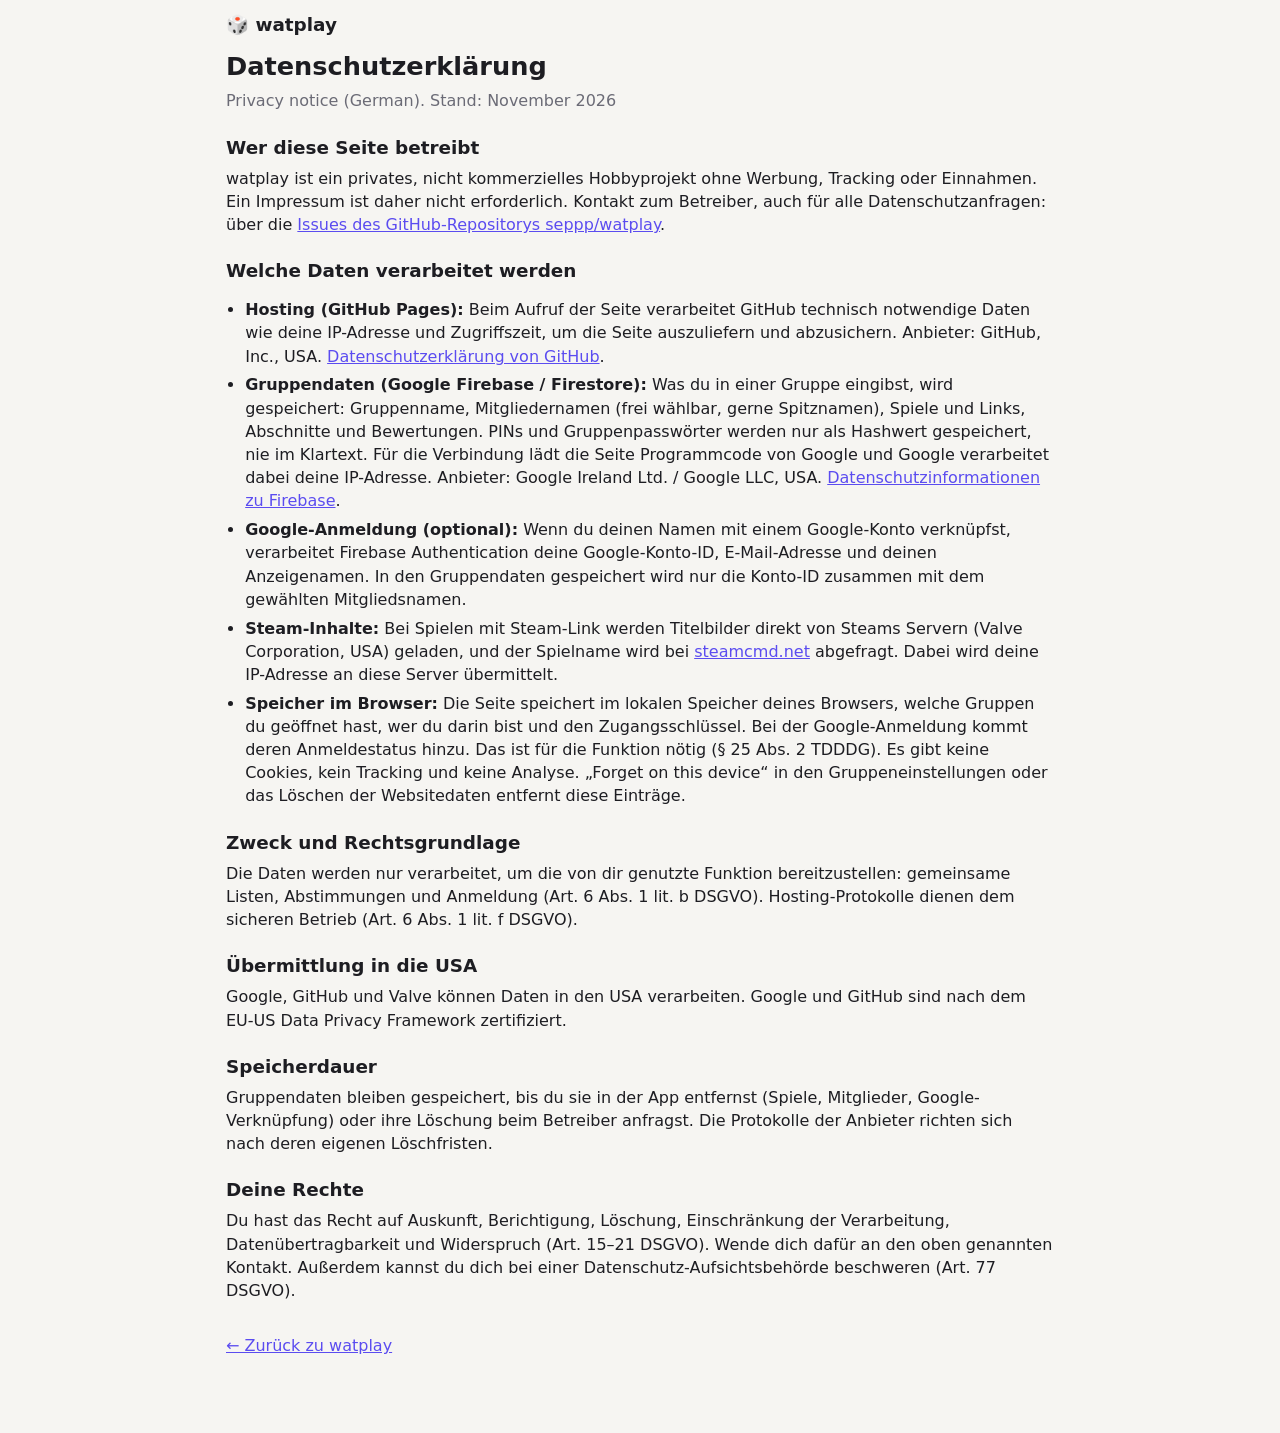
<file: privacy.html>
<!doctype html>
<html lang="de">
  <head>
    <meta charset="utf-8" />
    <meta name="viewport" content="width=device-width, initial-scale=1" />
    <title>Datenschutz · watplay</title>
    <link rel="icon" href="data:image/svg+xml,<svg xmlns='http://www.w3.org/2000/svg' viewBox='0 0 100 100'><text y='.9em' font-size='90'>🎲</text></svg>" />
    <link rel="stylesheet" href="styles.css" />
    <style>
      .legal h2 { margin-top: 1.5rem; }
      .legal ul { padding-left: 1.2rem; }
      .legal li { margin-bottom: 0.35rem; }
    </style>
  </head>
  <body>
    <header class="topbar">
      <a class="brand" href="./">🎲 watplay</a>
    </header>
    <main class="legal">
      <h1>Datenschutzerklärung</h1>
      <p class="muted">Privacy notice (German). Stand: November 2026</p>

      <h2>Wer diese Seite betreibt</h2>
      <p>
        watplay ist ein privates, nicht kommerzielles Hobbyprojekt ohne Werbung, Tracking oder Einnahmen. Ein Impressum ist
        daher nicht erforderlich. Kontakt zum Betreiber, auch für alle Datenschutzanfragen: über die
        <a href="https://github.com/seppp/watplay/issues">Issues des GitHub-Repositorys seppp/watplay</a>.
      </p>

      <h2>Welche Daten verarbeitet werden</h2>
      <ul>
        <li>
          <strong>Hosting (GitHub Pages):</strong> Beim Aufruf der Seite verarbeitet GitHub technisch notwendige Daten wie
          deine IP-Adresse und Zugriffszeit, um die Seite auszuliefern und abzusichern. Anbieter: GitHub, Inc., USA.
          <a href="https://docs.github.com/de/site-policy/privacy-policies/github-general-privacy-statement">Datenschutzerklärung von GitHub</a>.
        </li>
        <li>
          <strong>Gruppendaten (Google Firebase / Firestore):</strong> Was du in einer Gruppe eingibst, wird gespeichert:
          Gruppenname, Mitgliedernamen (frei wählbar, gerne Spitznamen), Spiele und Links, Abschnitte und Bewertungen.
          PINs und Gruppenpasswörter werden nur als Hashwert gespeichert, nie im Klartext. Für die Verbindung lädt die Seite
          Programmcode von Google und Google verarbeitet dabei deine IP-Adresse. Anbieter: Google Ireland Ltd. / Google LLC, USA.
          <a href="https://firebase.google.com/support/privacy">Datenschutzinformationen zu Firebase</a>.
        </li>
        <li>
          <strong>Google-Anmeldung (optional):</strong> Wenn du deinen Namen mit einem Google-Konto verknüpfst, verarbeitet
          Firebase Authentication deine Google-Konto-ID, E-Mail-Adresse und deinen Anzeigenamen. In den Gruppendaten
          gespeichert wird nur die Konto-ID zusammen mit dem gewählten Mitgliedsnamen.
        </li>
        <li>
          <strong>Steam-Inhalte:</strong> Bei Spielen mit Steam-Link werden Titelbilder direkt von Steams Servern (Valve
          Corporation, USA) geladen, und der Spielname wird bei <a href="https://www.steamcmd.net/">steamcmd.net</a>
          abgefragt. Dabei wird deine IP-Adresse an diese Server übermittelt.
        </li>
        <li>
          <strong>Speicher im Browser:</strong> Die Seite speichert im lokalen Speicher deines Browsers, welche Gruppen du
          geöffnet hast, wer du darin bist und den Zugangsschlüssel. Bei der Google-Anmeldung kommt deren Anmeldestatus
          hinzu. Das ist für die Funktion nötig (§ 25 Abs. 2 TDDDG). Es gibt keine Cookies, kein Tracking und keine Analyse.
          „Forget on this device“ in den Gruppeneinstellungen oder das Löschen der Websitedaten entfernt diese Einträge.
        </li>
      </ul>

      <h2>Zweck und Rechtsgrundlage</h2>
      <p>
        Die Daten werden nur verarbeitet, um die von dir genutzte Funktion bereitzustellen: gemeinsame Listen, Abstimmungen
        und Anmeldung (Art. 6 Abs. 1 lit. b DSGVO). Hosting-Protokolle dienen dem sicheren Betrieb (Art. 6 Abs. 1 lit. f
        DSGVO).
      </p>

      <h2>Übermittlung in die USA</h2>
      <p>
        Google, GitHub und Valve können Daten in den USA verarbeiten. Google und GitHub sind nach dem EU-US Data Privacy
        Framework zertifiziert.
      </p>

      <h2>Speicherdauer</h2>
      <p>
        Gruppendaten bleiben gespeichert, bis du sie in der App entfernst (Spiele, Mitglieder, Google-Verknüpfung) oder ihre
        Löschung beim Betreiber anfragst. Die Protokolle der Anbieter richten sich nach deren eigenen Löschfristen.
      </p>

      <h2>Deine Rechte</h2>
      <p>
        Du hast das Recht auf Auskunft, Berichtigung, Löschung, Einschränkung der Verarbeitung, Datenübertragbarkeit und
        Widerspruch (Art. 15–21 DSGVO). Wende dich dafür an den oben genannten Kontakt. Außerdem kannst du dich bei einer
        Datenschutz-Aufsichtsbehörde beschweren (Art. 77 DSGVO).
      </p>

      <p style="margin-top:2rem"><a href="./">← Zurück zu watplay</a></p>
    </main>
  </body>
</html>
</file>
<file: styles.css>
:root {
  --bg: #f6f5f2;
  --panel: #ffffff;
  --text: #1d1d22;
  --muted: #6b6b76;
  --line: #e3e1dc;
  --accent: #5b4cf0;
  --accent-text: #ffffff;
  --accent-soft: #ecebff;
  --good: #1f8f5a;
  --danger: #c23b3b;
  --radius: 12px;
  --shadow: 0 1px 2px rgb(0 0 0 / 6%), 0 2px 8px rgb(0 0 0 / 4%);
  color-scheme: light;
}
@media (prefers-color-scheme: dark) {
  :root {
    --bg: #131318;
    --panel: #1d1d24;
    --text: #ececf1;
    --muted: #9b9ba8;
    --line: #2e2e38;
    --accent: #8f84ff;
    --accent-text: #0f0f14;
    --accent-soft: #2a2747;
    --good: #4cc38a;
    --danger: #ff7070;
    --shadow: none;
    color-scheme: dark;
  }
}

* { box-sizing: border-box; }
html { -webkit-text-size-adjust: 100%; }
body {
  margin: 0;
  background: var(--bg);
  color: var(--text);
  font: 16px/1.45 system-ui, -apple-system, "Segoe UI", Roboto, sans-serif;
}
a { color: var(--accent); }
h1, h2, h3 { line-height: 1.2; margin: 0 0 0.5rem; }
h1 { font-size: 1.6rem; }
h2 { font-size: 1.15rem; }
p { margin: 0 0 0.75rem; }
.muted { color: var(--muted); }
.small { font-size: 0.85rem; }
[hidden] { display: none !important; }

.topbar {
  display: flex;
  align-items: center;
  gap: 0.75rem;
  padding: 0.75rem 16px;
  max-width: 860px;
  margin: 0 auto;
}
.brand { font-weight: 700; font-size: 1.15rem; color: var(--text); text-decoration: none; }
.badge {
  font-size: 0.75rem;
  padding: 0.15rem 0.5rem;
  border-radius: 999px;
  background: var(--accent-soft);
  color: var(--accent);
}
main { max-width: 860px; margin: 0 auto; padding: 0 16px 4rem; }

.panel {
  background: var(--panel);
  border: 1px solid var(--line);
  border-radius: var(--radius);
  padding: 1rem;
  margin-bottom: 1rem;
  box-shadow: var(--shadow);
}
.grid2 { display: grid; gap: 1rem; grid-template-columns: repeat(auto-fit, minmax(260px, 1fr)); }

label { display: block; font-size: 0.85rem; color: var(--muted); margin: 0.5rem 0 0.25rem; }
input, select {
  width: 100%;
  font: inherit;
  color: var(--text);
  background: var(--bg);
  border: 1px solid var(--line);
  border-radius: 8px;
  padding: 0.5rem 0.65rem;
}
input:focus, select:focus, button:focus-visible { outline: 2px solid var(--accent); outline-offset: 1px; }
input[type="radio"], input[type="checkbox"] { width: auto; }
.radio { display: flex; gap: 0.5rem; align-items: center; color: var(--text); font-size: 1rem; margin: 0.35rem 0; }

button {
  font: inherit;
  cursor: pointer;
  border: 1px solid var(--line);
  background: var(--panel);
  color: var(--text);
  border-radius: 8px;
  padding: 0.45rem 0.85rem;
}
button:hover { border-color: var(--accent); }
button.primary { background: var(--accent); color: var(--accent-text); border-color: var(--accent); font-weight: 600; }
button.danger { color: var(--danger); }
button.icon { padding: 0.3rem 0.5rem; line-height: 1; background: transparent; border-color: transparent; color: var(--muted); }
button.icon:hover { color: var(--text); border-color: var(--line); }
button:disabled { opacity: 0.45; cursor: default; }
.row { display: flex; gap: 0.5rem; align-items: center; flex-wrap: wrap; }
.row > input, .row > select { flex: 1 1 160px; width: auto; }
.actions-end { display: flex; justify-content: flex-end; gap: 0.5rem; margin-top: 1rem; flex-wrap: wrap; }
.error { color: var(--danger); font-size: 0.9rem; min-height: 1.2em; margin: 0.4rem 0 0; }

.notice {
  border: 1px dashed var(--line);
  border-radius: var(--radius);
  padding: 0.75rem 1rem;
  font-size: 0.9rem;
  color: var(--muted);
  margin-bottom: 1rem;
}

.recent { list-style: none; padding: 0; margin: 0; }
.recent li { display: flex; justify-content: space-between; align-items: center; padding: 0.45rem 0; border-top: 1px solid var(--line); }
.recent li:first-child { border-top: 0; }

/* Group view */
.group-head { display: flex; justify-content: space-between; align-items: flex-start; gap: 1rem; flex-wrap: wrap; margin: 0.5rem 0 1rem; }
.group-head h1 { margin: 0; overflow-wrap: anywhere; }
.group-head .sub { color: var(--muted); font-size: 0.9rem; }
.me { font-weight: 600; color: var(--text); }

.tabs { display: flex; gap: 0.35rem; overflow-x: auto; padding-bottom: 0.25rem; margin-bottom: 1rem; scrollbar-width: thin; }
.tab {
  white-space: nowrap;
  border-radius: 999px;
  padding: 0.35rem 0.85rem;
  border: 1px solid var(--line);
  background: var(--panel);
}
.tab[aria-selected="true"] { background: var(--accent); color: var(--accent-text); border-color: var(--accent); }
.tab .count { opacity: 0.7; font-size: 0.8em; margin-left: 0.25rem; }

.add-form .row { align-items: stretch; }
.add-form .preview { display: flex; gap: 0.6rem; align-items: center; margin-top: 0.5rem; font-size: 0.85rem; color: var(--muted); }
.add-form .preview img { width: 92px; border-radius: 6px; }

.list { list-style: none; padding: 0; margin: 0; }
.item {
  display: grid;
  grid-template-columns: auto auto 1fr auto;
  gap: 0.75rem;
  align-items: center;
  background: var(--panel);
  border: 1px solid var(--line);
  border-radius: var(--radius);
  padding: 0.6rem;
  margin-bottom: 0.5rem;
  box-shadow: var(--shadow);
}
.item.top { border-color: var(--accent); }
.rank { font-weight: 700; color: var(--muted); min-width: 1.8rem; text-align: center; }
.item.top .rank { color: var(--accent); }
.handle { cursor: grab; touch-action: none; color: var(--muted); padding: 0.3rem; user-select: none; }
.cover {
  width: 120px;
  aspect-ratio: 460 / 215;
  border-radius: 6px;
  object-fit: cover;
  background: var(--accent-soft);
  display: grid;
  place-items: center;
  font-weight: 700;
  font-size: 1.3rem;
  color: var(--accent);
}
.item .title { font-weight: 600; overflow-wrap: anywhere; }
.item .title a { color: var(--text); text-decoration: none; }
.item .title a:hover { text-decoration: underline; }
.item .meta { font-size: 0.8rem; color: var(--muted); }
.chip { display: inline-block; padding: 0 0.45rem; border-radius: 999px; background: var(--accent-soft); color: var(--accent); }
.item-actions { display: flex; gap: 0.1rem; flex-wrap: wrap; justify-content: flex-end; }
.item.played .title { text-decoration: line-through; opacity: 0.7; }

.vote { display: flex; align-items: center; gap: 0.25rem; margin-top: 0.35rem; flex-wrap: wrap; }
.vote button { padding: 0.15rem 0.5rem; min-width: 2rem; border-radius: 6px; font-size: 0.9rem; }
.vote button.on { background: var(--accent); color: var(--accent-text); border-color: var(--accent); }
.vote .score { margin-left: 0.4rem; font-size: 0.85rem; color: var(--muted); }
.vote .score strong { color: var(--text); }

.sortable-ghost { opacity: 0.35; }
.sortable-chosen { box-shadow: 0 6px 18px rgb(0 0 0 / 18%); }

.empty { text-align: center; color: var(--muted); padding: 2rem 1rem; border: 1px dashed var(--line); border-radius: var(--radius); }

dialog {
  border: 1px solid var(--line);
  border-radius: var(--radius);
  background: var(--panel);
  color: var(--text);
  padding: 1.25rem;
  width: min(520px, calc(100vw - 32px));
  max-height: calc(100vh - 32px);
}
dialog::backdrop { background: rgb(0 0 0 / 45%); }
.edit-list { list-style: none; padding: 0; margin: 0.25rem 0 0; }
.edit-list li { display: flex; gap: 0.35rem; align-items: center; margin-bottom: 0.35rem; }
.edit-list li input { flex: 1; }
.member-pick { display: flex; flex-wrap: wrap; gap: 0.5rem; margin: 0.5rem 0 1rem; }
fieldset { border: 0; padding: 0; margin: 0 0 0.75rem; }
legend { font-weight: 600; padding: 0; margin-bottom: 0.25rem; }

#toast {
  position: fixed;
  left: 50%;
  bottom: 1.25rem;
  transform: translateX(-50%);
  background: var(--text);
  color: var(--bg);
  padding: 0.6rem 1rem;
  border-radius: 8px;
  max-width: calc(100vw - 32px);
  z-index: 10;
}

@media (max-width: 560px) {
  .item { grid-template-columns: auto 1fr; }
  .item .cover { display: none; }
  .item-actions { grid-column: 1 / -1; justify-content: flex-start; }
}

.site-foot { max-width: 860px; margin: 0 auto; padding: 0 16px 2rem; text-align: center; font-size: 0.85rem; }
.site-foot a { color: var(--muted); }
</file>
